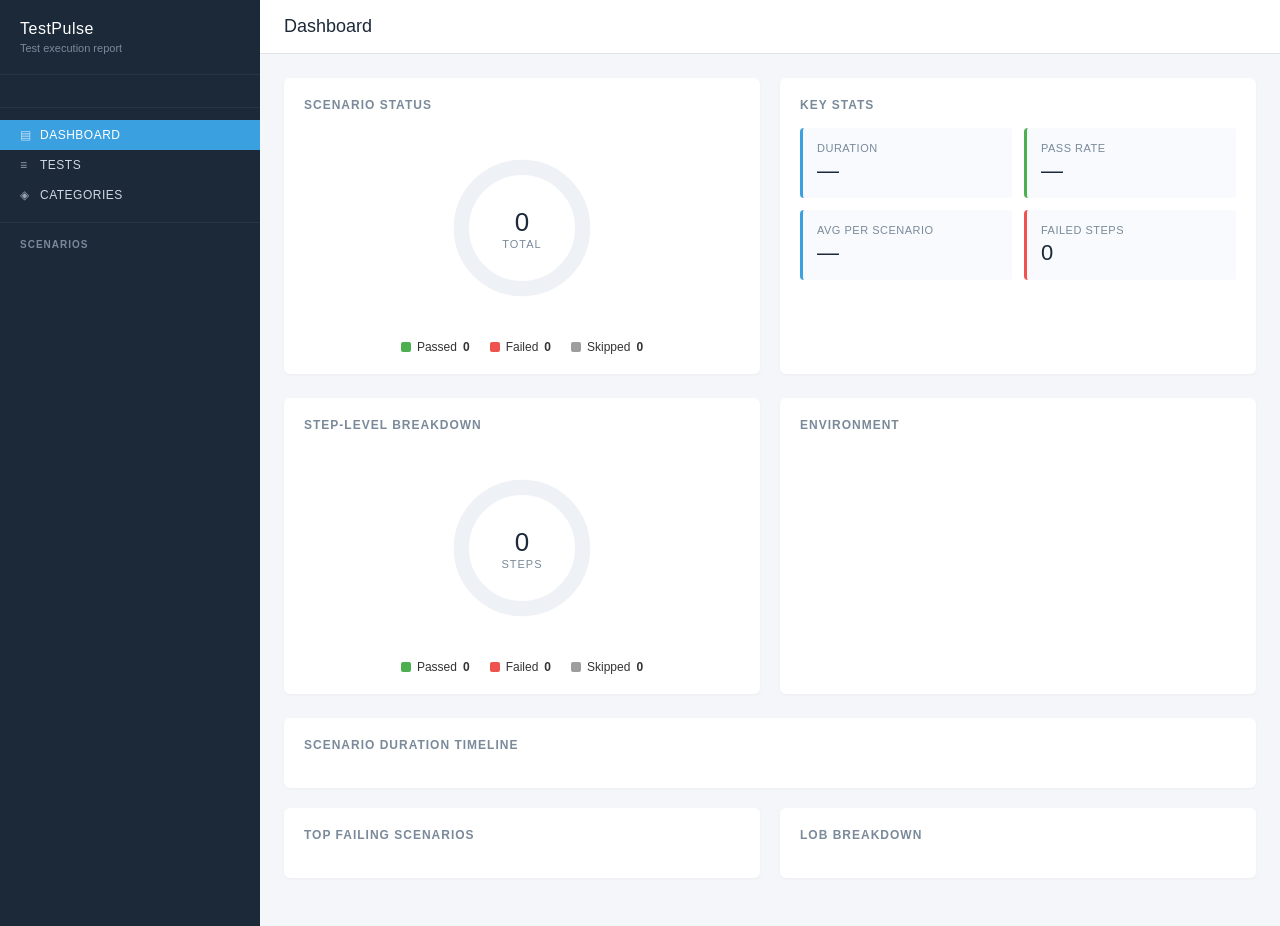
<file: testpulse-server/src/main/resources/static/export-template.html>
<!DOCTYPE html>
<html lang="en">
<head>
<meta charset="utf-8">
<title>TestPulse Report</title>
<style>
* { box-sizing: border-box; margin: 0; padding: 0; }
body { font-family: -apple-system, "Segoe UI", Roboto, sans-serif; font-size: 13px; color: #333; background: #f4f6f9; }

.app { display: flex; min-height: 100vh; }

.sidebar { width: 260px; background: #1c2938; color: #cfd8e3; flex-shrink: 0; display: flex; flex-direction: column; }
.sidebar-brand { padding: 20px; border-bottom: 1px solid rgba(255,255,255,0.05); }
.sidebar-brand h1 { font-size: 16px; font-weight: 500; color: white; letter-spacing: 0.5px; }
.sidebar-brand .sub { font-size: 11px; color: #7a8a9a; margin-top: 4px; }

.sidebar-meta { padding: 16px 20px; border-bottom: 1px solid rgba(255,255,255,0.05); font-size: 11px; }
.sidebar-meta .row { display: flex; justify-content: space-between; padding: 3px 0; }
.sidebar-meta .k { color: #7a8a9a; }
.sidebar-meta .v { color: #e8eef4; font-weight: 500; }

.sidebar-nav { padding: 12px 0; border-bottom: 1px solid rgba(255,255,255,0.05); }
.nav-item { padding: 8px 20px; cursor: pointer; font-size: 12px; letter-spacing: 0.5px; text-transform: uppercase; transition: background 0.15s; display: flex; align-items: center; gap: 8px; }
.nav-item:hover { background: rgba(255,255,255,0.04); }
.nav-item.active { background: #3ba0e0; color: white; }
.nav-item .icon { width: 12px; opacity: 0.7; }

.sidebar-tests { flex: 1; overflow-y: auto; padding: 12px 0; }
.sidebar-tests h3 { padding: 4px 20px 8px; font-size: 10px; letter-spacing: 1px; color: #7a8a9a; text-transform: uppercase; }
.test-item { display: flex; align-items: center; gap: 8px; padding: 8px 20px; cursor: pointer; font-size: 12px; }
.test-item:hover { background: rgba(255,255,255,0.04); }
.test-item.active { background: #253547; border-left: 3px solid #3ba0e0; padding-left: 17px; }
.test-item .st { width: 10px; height: 10px; border-radius: 50%; flex-shrink: 0; }
.test-item .st.pass { background: #4caf50; }
.test-item .st.fail { background: #ef5350; }
.test-item .st.skip { background: #9e9e9e; }
.test-item .name { color: #cfd8e3; overflow: hidden; text-overflow: ellipsis; white-space: nowrap; }

.main { flex: 1; overflow-y: auto; }
.topbar { background: white; border-bottom: 1px solid #e0e4ea; padding: 16px 24px; display: flex; align-items: center; justify-content: space-between; }
.topbar h2 { font-size: 18px; font-weight: 500; color: #1c2938; }
.topbar .badges { display: flex; gap: 8px; }
.badge { padding: 4px 12px; border-radius: 4px; font-size: 11px; font-weight: 500; }
.badge.pass { background: #e8f5e9; color: #2e7d32; }
.badge.fail { background: #ffebee; color: #c62828; }
.badge.skip { background: #f5f5f5; color: #616161; }
.badge.total { background: #e3f2fd; color: #1565c0; }

.content { padding: 24px; }

.dashboard { display: grid; grid-template-columns: 1fr 1fr; gap: 20px; margin-bottom: 24px; }
.card { background: white; border-radius: 6px; padding: 20px; box-shadow: 0 1px 3px rgba(0,0,0,0.04); }
.card h3 { font-size: 12px; letter-spacing: 1px; color: #7a8a9a; text-transform: uppercase; margin-bottom: 16px; }

.donut-wrap { position: relative; height: 200px; display: flex; align-items: center; justify-content: center; }
.donut { width: 160px; height: 160px; transform: rotate(-90deg); }
.donut-center { position: absolute; text-align: center; }
.donut-center .n { font-size: 26px; font-weight: 500; color: #1c2938; }
.donut-center .l { font-size: 11px; color: #7a8a9a; text-transform: uppercase; letter-spacing: 1px; }

.legend { display: flex; justify-content: center; gap: 20px; margin-top: 12px; font-size: 12px; }
.legend-item { display: flex; align-items: center; gap: 6px; }
.legend-item .dot { width: 10px; height: 10px; border-radius: 2px; }

.stats-grid { display: grid; grid-template-columns: 1fr 1fr; gap: 12px; }
.stat { background: #f8fafd; padding: 14px; border-radius: 4px; border-left: 3px solid #3ba0e0; }
.stat.pass { border-left-color: #4caf50; }
.stat.fail { border-left-color: #ef5350; }
.stat .label { font-size: 11px; color: #7a8a9a; text-transform: uppercase; letter-spacing: 0.5px; margin-bottom: 4px; }
.stat .value { font-size: 22px; font-weight: 500; color: #1c2938; }

.tests-view { background: white; border-radius: 6px; box-shadow: 0 1px 3px rgba(0,0,0,0.04); }
.test-row { border-bottom: 1px solid #eef1f5; }
.test-row:last-child { border-bottom: 0; }
.test-header { padding: 14px 20px; display: flex; align-items: center; gap: 12px; cursor: pointer; user-select: none; }
.test-header:hover { background: #f8fafd; }
.test-header .chev { color: #7a8a9a; transition: transform 0.15s; }
.test-header.expanded .chev { transform: rotate(90deg); }
.test-header .name { flex: 1; font-weight: 500; color: #1c2938; }
.test-header .meta { font-size: 11px; color: #7a8a9a; }
.test-body { padding: 0 20px 16px 44px; display: none; background: #fafbfd; }
.test-row.expanded .test-body { display: block; }

.steps-table { width: 100%; border-collapse: collapse; font-size: 12px; margin-top: 10px; }
.steps-table th { text-align: left; padding: 8px 10px; background: #eef1f5; color: #7a8a9a; font-weight: 500; text-transform: uppercase; font-size: 10px; letter-spacing: 0.5px; }
.steps-table td { padding: 10px; border-bottom: 1px solid #eef1f5; vertical-align: top; }
.steps-table td:first-child { width: 30px; text-align: center; }
.steps-table td:last-child { width: 70px; text-align: right; color: #7a8a9a; }
.step-icon { display: inline-block; width: 18px; height: 18px; border-radius: 50%; text-align: center; line-height: 18px; font-size: 10px; color: white; }
.step-icon.pass { background: #4caf50; }
.step-icon.fail { background: #ef5350; }
.step-icon.skip { background: #9e9e9e; }
.step-icon.info { background: #3ba0e0; }
.step-icon.warn { background: #f9a825; }
.step-keyword { font-weight: 600; margin-right: 6px; }
.step-keyword.given { color: #6f5fa0; }
.step-keyword.when { color: #2d6997; }
.step-keyword.then { color: #2d6610; }
.step-keyword.and, .step-keyword.but { color: #7a8a9a; }
.step-text .arg { color: #b06400; font-weight: 500; }

.data-table { border-collapse: collapse; margin-top: 8px; font-size: 11px; font-family: "SF Mono", Monaco, monospace; }
.data-table th, .data-table td { padding: 4px 10px; border: 1px solid #d5dae0; text-align: left; }
.data-table th { background: #eef1f5; color: #5a6773; font-weight: 500; }

.stack { background: #fdf3f3; color: #c62828; font-family: "SF Mono", Monaco, monospace; font-size: 11px; padding: 10px 12px; border-left: 3px solid #ef5350; border-radius: 3px; margin-top: 8px; white-space: pre-wrap; }

.screenshot-block { margin-top: 12px; padding: 12px; background: white; border: 1px solid #e0e4ea; border-radius: 4px; display: inline-block; }
.screenshot-block .lbl { font-size: 10px; color: #7a8a9a; text-transform: uppercase; letter-spacing: 0.5px; margin-bottom: 6px; }
.screenshot-thumb { max-width: 280px; max-height: 180px; border-radius: 3px; border: 1px solid #d5dae0; cursor: zoom-in; display: block; }
.screenshot-hint { font-size: 10px; color: #9aa7b5; margin-top: 4px; }

.lightbox { position: fixed; inset: 0; background: rgba(0,0,0,0.85); z-index: 9999; display: flex; align-items: center; justify-content: center; padding: 40px; cursor: zoom-out; }
.lightbox img { max-width: 100%; max-height: 100%; }
.lightbox .close { position: absolute; top: 20px; right: 24px; color: white; font-size: 28px; background: none; border: none; cursor: pointer; }

.view { display: none; }
.view.active { display: block; }

.hidden { display: none; }

/*__CSS__*/
</style>
</head>
<body>

<div class="app">
  <aside class="sidebar">
    <div class="sidebar-brand">
      <h1>TestPulse</h1>
      <div class="sub">Test execution report</div>
    </div>
    <div class="sidebar-meta" id="sb-meta"></div>
    <div class="sidebar-nav">
      <div class="nav-item active" data-view="dashboard"><span class="icon">▤</span> Dashboard</div>
      <div class="nav-item" data-view="tests"><span class="icon">≡</span> Tests</div>
      <div class="nav-item" data-view="categories"><span class="icon">◈</span> Categories</div>
    </div>
    <div class="sidebar-tests" id="sb-tests">
      <h3>Scenarios</h3>
    </div>
  </aside>

  <main class="main">
    <div class="topbar">
      <h2 id="topbar-title">Dashboard</h2>
      <div class="badges" id="topbar-badges"></div>
    </div>

    <div class="content">

      <div class="view active" id="view-dashboard">
        <div class="dashboard">
          <div class="card">
            <h3>Scenario status</h3>
            <div class="donut-wrap">
              <svg class="donut" viewBox="0 0 42 42" id="donut">
                <circle cx="21" cy="21" r="15.915" fill="none" stroke="#eef1f5" stroke-width="4"></circle>
                <circle id="donut-pass" cx="21" cy="21" r="15.915" fill="none" stroke="#4caf50" stroke-width="4" stroke-dasharray="0 100" stroke-dashoffset="25"></circle>
                <circle id="donut-fail" cx="21" cy="21" r="15.915" fill="none" stroke="#ef5350" stroke-width="4" stroke-dasharray="0 100" stroke-dashoffset="25"></circle>
              </svg>
              <div class="donut-center">
                <div class="n" id="donut-total">0</div>
                <div class="l">total</div>
              </div>
            </div>
            <div class="legend">
              <div class="legend-item"><span class="dot" style="background:#4caf50"></span> Passed <b id="lg-pass">0</b></div>
              <div class="legend-item"><span class="dot" style="background:#ef5350"></span> Failed <b id="lg-fail">0</b></div>
              <div class="legend-item"><span class="dot" style="background:#9e9e9e"></span> Skipped <b id="lg-skip">0</b></div>
            </div>
          </div>
          <div class="card">
            <h3>Key stats</h3>
            <div class="stats-grid">
              <div class="stat"><div class="label">Duration</div><div class="value" id="st-dur">—</div></div>
              <div class="stat pass"><div class="label">Pass rate</div><div class="value" id="st-rate">—</div></div>
              <div class="stat"><div class="label">Avg per scenario</div><div class="value" id="st-avg">—</div></div>
              <div class="stat fail"><div class="label">Failed steps</div><div class="value" id="st-failed">0</div></div>
            </div>
          </div>
        </div>

        <div class="dashboard">
          <div class="card">
            <h3>Step-level breakdown</h3>
            <div id="step-donut-wrap" class="donut-wrap">
              <svg class="donut" viewBox="0 0 42 42" id="donut2">
                <circle cx="21" cy="21" r="15.915" fill="none" stroke="#eef1f5" stroke-width="4"></circle>
                <circle id="donut2-pass" cx="21" cy="21" r="15.915" fill="none" stroke="#4caf50" stroke-width="4" stroke-dasharray="0 100" stroke-dashoffset="25"></circle>
                <circle id="donut2-fail" cx="21" cy="21" r="15.915" fill="none" stroke="#ef5350" stroke-width="4" stroke-dasharray="0 100" stroke-dashoffset="25"></circle>
                <circle id="donut2-skip" cx="21" cy="21" r="15.915" fill="none" stroke="#9e9e9e" stroke-width="4" stroke-dasharray="0 100" stroke-dashoffset="25"></circle>
              </svg>
              <div class="donut-center">
                <div class="n" id="steps-total">0</div>
                <div class="l">steps</div>
              </div>
            </div>
            <div class="legend">
              <div class="legend-item"><span class="dot" style="background:#4caf50"></span> Passed <b id="sp-pass">0</b></div>
              <div class="legend-item"><span class="dot" style="background:#ef5350"></span> Failed <b id="sp-fail">0</b></div>
              <div class="legend-item"><span class="dot" style="background:#9e9e9e"></span> Skipped <b id="sp-skip">0</b></div>
            </div>
          </div>
          <div class="card">
            <h3>Environment</h3>
            <table style="width:100%; font-size:12px;" id="env-table"></table>
          </div>
        </div>

        <div class="card" style="margin-bottom: 20px;">
          <h3>Scenario duration timeline</h3>
          <div id="timeline-host"></div>
        </div>

        <div class="dashboard">
          <div class="card">
            <h3>Top failing scenarios</h3>
            <div id="top-fail-host"></div>
          </div>
          <div class="card">
            <h3>LOB breakdown</h3>
            <div id="lob-host"></div>
          </div>
        </div>
      </div>

      <div class="view" id="view-tests">
        <div class="tests-view" id="tests-host"></div>
      </div>

      <div class="view" id="view-categories">
        <div class="card">
          <h3>By category</h3>
          <div id="cat-host"></div>
        </div>
      </div>

    </div>
  </main>
</div>

<script>
const DATA = /*__DATA__*/;

function esc(s) { if (s==null) return ''; return String(s).replace(/&/g,'&amp;').replace(/</g,'&lt;').replace(/>/g,'&gt;').replace(/"/g,'&quot;'); }
function dur(ms) { if (!ms||ms<0) return '—'; if (ms<1000) return Math.round(ms)+'ms'; if (ms<60000) return (ms/1000).toFixed(1)+'s'; const m=Math.floor(ms/60000), s=Math.round((ms%60000)/1000); return m+'m '+s+'s'; }
function statusOf(s) { return (s||'').toLowerCase(); }

function renderSidebar() {
  const r = DATA.run;
  document.getElementById('sb-meta').innerHTML =
    '<div class="row"><span class="k">Division</span><span class="v">'+esc(r.division||'—')+'</span></div>' +
    '<div class="row"><span class="k">Release</span><span class="v">'+esc(r.release||'—')+'</span></div>' +
    '<div class="row"><span class="k">User</span><span class="v">'+esc(r.user||'—')+'</span></div>' +
    '<div class="row"><span class="k">Environment</span><span class="v">'+esc(r.environment||'—')+'</span></div>' +
    '<div class="row"><span class="k">Duration</span><span class="v">'+dur(r.durationMs)+'</span></div>' +
    '<div class="row"><span class="k">Run ID</span><span class="v" style="font-family:monospace; font-size:10px">'+esc(r.id)+'</span></div>';

  const host = document.getElementById('sb-tests');
  const items = DATA.scenarios.map((s, i) => {
    const st = statusOf(s.status);
    const cls = st==='passed'?'pass':(st==='failed'?'fail':'skip');
    return '<div class="test-item" data-idx="'+i+'"><span class="st '+cls+'"></span><span class="name" title="'+esc(s.name)+'">'+esc(s.name||'—')+'</span></div>';
  }).join('');
  host.innerHTML = '<h3>Scenarios</h3>' + items;
  host.querySelectorAll('.test-item').forEach(el => {
    el.addEventListener('click', () => {
      showView('tests');
      const idx = parseInt(el.getAttribute('data-idx'));
      document.querySelectorAll('.test-row').forEach((tr,i) => {
        if (i===idx) { tr.classList.add('expanded'); tr.querySelector('.test-header').classList.add('expanded'); tr.scrollIntoView({behavior:'smooth', block:'start'}); }
      });
    });
  });
}

function renderTopbar(title) {
  document.getElementById('topbar-title').textContent = title;
  const counts = {passed:0, failed:0, skipped:0};
  DATA.scenarios.forEach(s => { const st=statusOf(s.status); if (counts[st]!==undefined) counts[st]++; });
  document.getElementById('topbar-badges').innerHTML =
    '<span class="badge total">Total '+DATA.scenarios.length+'</span>' +
    '<span class="badge pass">Passed '+counts.passed+'</span>' +
    '<span class="badge fail">Failed '+counts.failed+'</span>' +
    (counts.skipped ? '<span class="badge skip">Skipped '+counts.skipped+'</span>' : '');
}

function renderDashboard() {
  const total = DATA.scenarios.length;
  const counts = {passed:0, failed:0, skipped:0};
  let allSteps = 0, passedSteps = 0, failedSteps = 0, skippedSteps = 0, totalDur = 0;
  DATA.scenarios.forEach(s => {
    const st = statusOf(s.status);
    if (counts[st]!==undefined) counts[st]++;
    if (s.durationMs) totalDur += s.durationMs;
    (s.steps||[]).forEach(step => {
      allSteps++;
      const ss = statusOf(step.status);
      if (ss==='passed') passedSteps++;
      else if (ss==='failed') failedSteps++;
      else skippedSteps++;
    });
  });
  const passPct = total===0 ? 0 : (counts.passed/total)*100;
  const failPct = total===0 ? 0 : (counts.failed/total)*100;

  document.getElementById('donut-total').textContent = total;
  document.getElementById('donut-pass').setAttribute('stroke-dasharray', passPct+' '+(100-passPct));
  document.getElementById('donut-fail').setAttribute('stroke-dasharray', failPct+' '+(100-failPct));
  document.getElementById('donut-fail').setAttribute('stroke-dashoffset', 25 - passPct);
  document.getElementById('lg-pass').textContent = counts.passed;
  document.getElementById('lg-fail').textContent = counts.failed;
  document.getElementById('lg-skip').textContent = counts.skipped;

  document.getElementById('st-dur').textContent = dur(DATA.run.durationMs);
  document.getElementById('st-rate').textContent = total===0 ? '—' : Math.round(passPct)+'%';
  document.getElementById('st-avg').textContent = total===0 ? '—' : dur(totalDur/total);
  document.getElementById('st-failed').textContent = failedSteps;

  // Step donut
  const spTotal = allSteps || 1;
  const spPass = (passedSteps/spTotal)*100;
  const spFail = (failedSteps/spTotal)*100;
  const spSkip = (skippedSteps/spTotal)*100;
  document.getElementById('steps-total').textContent = allSteps;
  document.getElementById('donut2-pass').setAttribute('stroke-dasharray', spPass+' '+(100-spPass));
  document.getElementById('donut2-fail').setAttribute('stroke-dasharray', spFail+' '+(100-spFail));
  document.getElementById('donut2-fail').setAttribute('stroke-dashoffset', 25 - spPass);
  document.getElementById('donut2-skip').setAttribute('stroke-dasharray', spSkip+' '+(100-spSkip));
  document.getElementById('donut2-skip').setAttribute('stroke-dashoffset', 25 - spPass - spFail);
  document.getElementById('sp-pass').textContent = passedSteps;
  document.getElementById('sp-fail').textContent = failedSteps;
  document.getElementById('sp-skip').textContent = skippedSteps;

  // Environment table
  const r = DATA.run;
  const rows = [
    ['Division', r.division],
    ['Release', r.release],
    ['User', r.user],
    ['Environment', r.environment],
    ['Branch', r.branch],
    ['Trigger source', r.triggerSource],
    ['Started', r.createdAt ? new Date(r.createdAt).toLocaleString() : '—'],
    ['Finished', r.finishedAt ? new Date(r.finishedAt).toLocaleString() : '—'],
    ['Threads used', new Set(DATA.scenarios.map(s => s.threadName).filter(Boolean)).size || 1],
    ['Run ID', r.id]
  ];
  document.getElementById('env-table').innerHTML = rows.filter(x => x[1]).map(x =>
    '<tr><td style="padding:6px 0; color:#7a8a9a;">'+esc(x[0])+'</td><td style="padding:6px 0; text-align:right; font-weight:500; color:#1c2938; font-family:monospace; font-size:11px;">'+esc(String(x[1]))+'</td></tr>'
  ).join('');

  // Duration timeline — horizontal bars
  const maxDur = Math.max(...DATA.scenarios.map(s => s.durationMs || 0), 1);
  const tlHost = document.getElementById('timeline-host');
  tlHost.innerHTML = DATA.scenarios.map(s => {
    const w = ((s.durationMs || 0) / maxDur) * 100;
    const st = statusOf(s.status);
    const color = st==='passed'?'#4caf50':(st==='failed'?'#ef5350':'#9e9e9e');
    return '<div style="display:flex; align-items:center; gap:12px; padding:6px 0; font-size:12px;">' +
      '<div style="width:200px; overflow:hidden; text-overflow:ellipsis; white-space:nowrap; color:#333;" title="'+esc(s.name)+'">'+esc(s.name||'—')+'</div>' +
      '<div style="flex:1; height:14px; background:#eef1f5; border-radius:2px; position:relative;">' +
        '<div style="width:'+w+'%; height:100%; background:'+color+'; border-radius:2px;"></div>' +
      '</div>' +
      '<div style="width:60px; text-align:right; color:#7a8a9a; font-family:monospace; font-size:11px;">'+dur(s.durationMs)+'</div>' +
      '</div>';
  }).join('') || '<div style="color:#7a8a9a; font-size:12px;">No scenarios.</div>';

  // Top failing scenarios
  const failed = DATA.scenarios.filter(s => statusOf(s.status)==='failed')
    .sort((a,b) => (b.durationMs||0) - (a.durationMs||0)).slice(0, 5);
  document.getElementById('top-fail-host').innerHTML = failed.length===0 ?
    '<div style="color:#7a8a9a; font-size:12px;">No failed scenarios.</div>' :
    failed.map(s => {
      const firstFail = (s.steps||[]).find(st => statusOf(st.status)==='failed');
      const reason = firstFail && firstFail.errorMessage ? firstFail.errorMessage : (firstFail ? firstFail.stepText : '');
      return '<div style="padding:8px 0; border-bottom:1px solid #eef1f5; font-size:12px;">' +
        '<div style="font-weight:500; color:#c62828;">'+esc(s.name||'—')+'</div>' +
        '<div style="color:#7a8a9a; font-size:11px; margin-top:2px; overflow:hidden; text-overflow:ellipsis; white-space:nowrap;" title="'+esc(reason)+'">'+esc(reason||'—')+'</div>' +
        '</div>';
    }).join('');

  // LOB breakdown
  const lobs = {};
  DATA.scenarios.forEach(s => {
    if (!s.lob) return;
    if (!lobs[s.lob]) lobs[s.lob] = {passed:0, failed:0, total:0};
    lobs[s.lob].total++;
    const st = statusOf(s.status);
    if (st==='passed') lobs[s.lob].passed++;
    else if (st==='failed') lobs[s.lob].failed++;
  });
  const lobKeys = Object.keys(lobs).sort();
  document.getElementById('lob-host').innerHTML = lobKeys.length===0 ?
    '<div style="color:#7a8a9a; font-size:12px;">No LOBs tracked.</div>' :
    lobKeys.map(k => {
      const c = lobs[k];
      const passW = (c.passed/c.total)*100;
      const failW = (c.failed/c.total)*100;
      return '<div style="padding:8px 0; border-bottom:1px solid #eef1f5; font-size:12px;">' +
        '<div style="display:flex; justify-content:space-between; margin-bottom:4px;">' +
          '<span style="font-weight:500;">'+esc(k)+'</span>' +
          '<span style="color:#7a8a9a;">'+c.passed+'/'+c.total+' passed</span>' +
        '</div>' +
        '<div style="height:6px; background:#eef1f5; border-radius:2px; display:flex; overflow:hidden;">' +
          '<div style="width:'+passW+'%; background:#4caf50;"></div>' +
          '<div style="width:'+failW+'%; background:#ef5350;"></div>' +
        '</div>' +
        '</div>';
    }).join('');
}

function renderStep(step) {
  const st = statusOf(step.status);
  let iconCls, icon;
  if (st === 'passed')       { iconCls = 'pass'; icon = '✓'; }
  else if (st === 'failed')  { iconCls = 'fail'; icon = '✕'; }
  else if (st === 'info')    { iconCls = 'info'; icon = 'i'; }
  else if (st === 'warning') { iconCls = 'warn'; icon = '!'; }
  else                        { iconCls = 'skip'; icon = '○'; }
  const text = step.stepText || '';
  const parts = text.match(/^(Given|When|Then|And|But)\s+([\s\S]*)$/i);
  const kw = parts ? parts[1] : '';
  const restRaw = parts ? parts[2] : text;

  let tableHtml = '', textOnly = restRaw;
  const tm = restRaw.match(/\[TABLE:(\[\[.*?\]\])\]/s);
  if (tm) {
    try {
      const rows = JSON.parse(tm[1]);
      if (rows.length) {
        const [h, ...body] = rows;
        tableHtml = '<table class="data-table"><thead><tr>'+h.map(c=>'<th>'+esc(c)+'</th>').join('')+'</tr></thead><tbody>'+body.map(r=>'<tr>'+r.map(c=>'<td>'+esc(c)+'</td>').join('')+'</tr>').join('')+'</tbody></table>';
        textOnly = restRaw.replace(tm[0], '').trim();
      }
    } catch(e) {}
  }
  let inner = esc(textOnly).replace(/(&quot;[^&]*?&quot;)/g,'<span class="arg">$1</span>').replace(/\b(\d+(?:\.\d+)?)\b/g,'<span class="arg">$1</span>');
  const stack = step.errorStackTrace ? '<div class="stack">'+esc(step.errorStackTrace)+'</div>' : '';

  return '<tr>' +
    '<td><span class="step-icon '+iconCls+'">'+icon+'</span></td>' +
    '<td><span class="step-keyword '+kw.toLowerCase()+'">'+esc(kw)+'</span><span class="step-text">'+inner+'</span>'+tableHtml+stack+'</td>' +
    '<td>'+dur(step.durationMs)+'</td>' +
    '</tr>';
}

function renderTests() {
  const host = document.getElementById('tests-host');
  host.innerHTML = DATA.scenarios.map((s, i) => {
    const st = statusOf(s.status);
    const badge = st==='passed'?'<span class="badge pass">Pass</span>':(st==='failed'?'<span class="badge fail">Fail</span>':'<span class="badge skip">Skip</span>');
    const steps = s.steps || [];
    const stepsHtml = steps.length===0 ? '<div style="padding:12px; color:#7a8a9a; font-size:12px;">No steps logged.</div>' :
      '<table class="steps-table"><thead><tr><th></th><th>Step</th><th>Duration</th></tr></thead><tbody>'+steps.map(renderStep).join('')+'</tbody></table>';
    let shot = '';
    if (s.screenshotBase64) {
      const url = 'data:image/png;base64,'+s.screenshotBase64;
      shot = '<div class="screenshot-block"><div class="lbl">Screenshot at failure</div><img class="screenshot-thumb" src="'+url+'" onclick="showLightbox(\''+url+'\')"><div class="screenshot-hint">Click to enlarge</div></div>';
    }
    return '<div class="test-row" data-idx="'+i+'">' +
      '<div class="test-header"><span class="chev">▸</span>'+badge+'<span class="name">'+esc(s.name||'—')+'</span><span class="meta">'+dur(s.durationMs)+'</span></div>' +
      '<div class="test-body">'+stepsHtml+shot+'</div>' +
      '</div>';
  }).join('');
  host.querySelectorAll('.test-header').forEach(h => {
    h.addEventListener('click', () => {
      const row = h.parentElement;
      row.classList.toggle('expanded');
      h.classList.toggle('expanded');
    });
  });
}

function renderCategories() {
  const cats = {};
  DATA.scenarios.forEach(s => {
    (s.tags||[]).forEach(t => {
      if (!cats[t]) cats[t] = {passed:0, failed:0, total:0};
      cats[t].total++;
      cats[t][statusOf(s.status)] = (cats[t][statusOf(s.status)]||0) + 1;
    });
    if (s.lob) {
      const k = 'lob:'+s.lob;
      if (!cats[k]) cats[k] = {passed:0, failed:0, total:0};
      cats[k].total++;
      cats[k][statusOf(s.status)] = (cats[k][statusOf(s.status)]||0) + 1;
    }
  });
  const rows = Object.keys(cats).sort().map(k => {
    const c = cats[k];
    return '<tr><td style="padding:8px 12px; font-weight:500;">'+esc(k)+'</td><td style="padding:8px 12px; text-align:right;"><span class="badge pass">'+(c.passed||0)+'</span> <span class="badge fail">'+(c.failed||0)+'</span> <span class="badge total">'+c.total+'</span></td></tr>';
  }).join('');
  document.getElementById('cat-host').innerHTML = rows ?
    '<table style="width:100%; border-collapse:collapse;">'+rows+'</table>' :
    '<div style="color:#7a8a9a; font-size:12px;">No tags or LOBs tracked.</div>';
}

function showView(name) {
  document.querySelectorAll('.view').forEach(v => v.classList.remove('active'));
  document.getElementById('view-'+name).classList.add('active');
  document.querySelectorAll('.nav-item').forEach(n => n.classList.toggle('active', n.getAttribute('data-view')===name));
  const titles = {dashboard:'Dashboard', tests:'Tests', categories:'Categories'};
  renderTopbar(titles[name]);
}

function showLightbox(url) {
  const box = document.createElement('div');
  box.className = 'lightbox';
  box.innerHTML = '<button class="close" onclick="this.parentElement.remove()">✕</button><img src="'+url+'">';
  box.addEventListener('click', e => { if (e.target===box) box.remove(); });
  document.addEventListener('keydown', function h(e) { if (e.key==='Escape') { box.remove(); document.removeEventListener('keydown',h); } });
  document.body.appendChild(box);
}

document.querySelectorAll('.nav-item').forEach(el => {
  el.addEventListener('click', () => showView(el.getAttribute('data-view')));
});

renderSidebar();
renderTopbar('Dashboard');
renderDashboard();
renderTests();
renderCategories();
</script>

</body>
</html>
</file>
